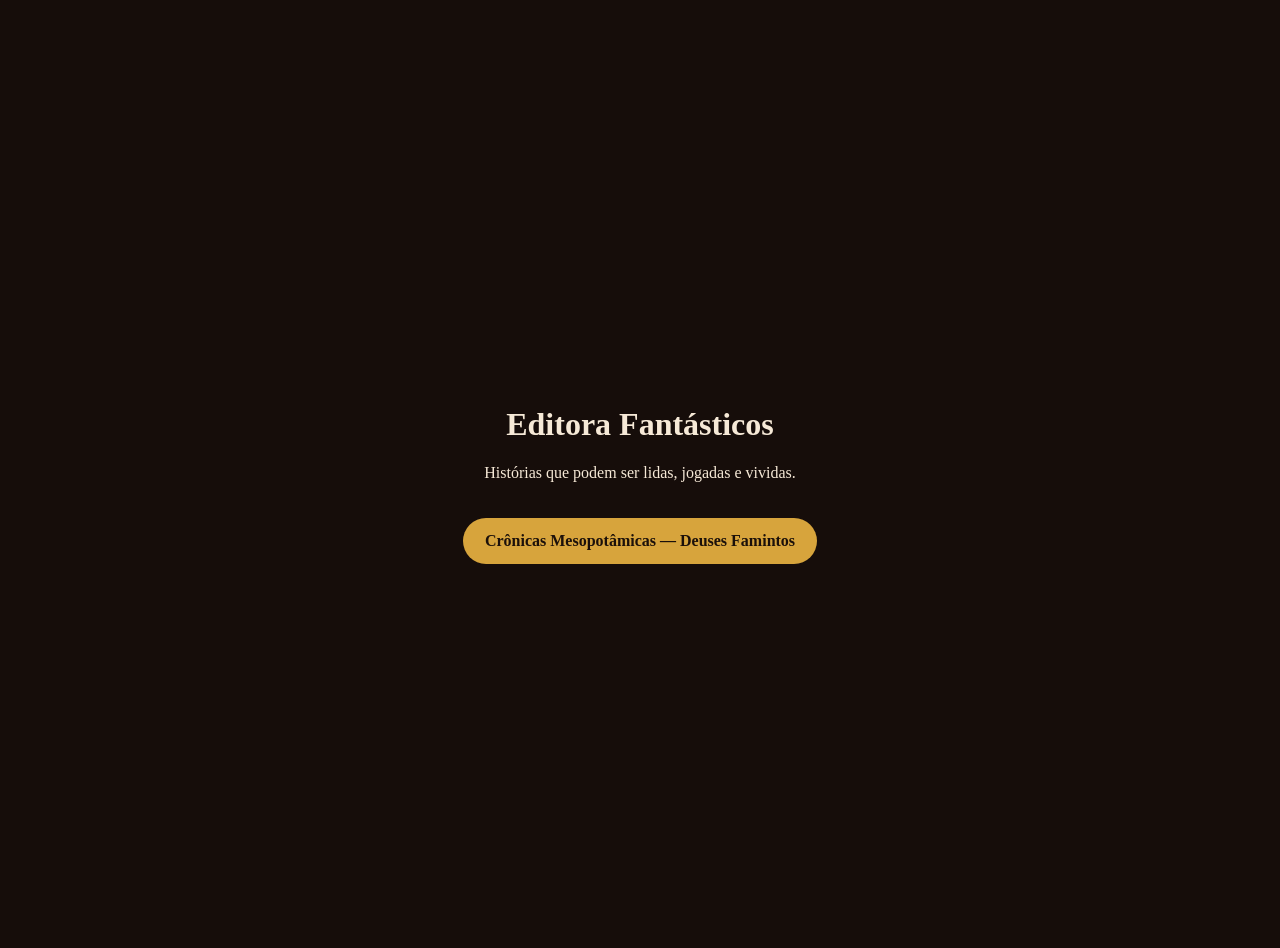
<file: index.html>
<!doctype html>
<html lang="pt-BR">
<head>
  <meta charset="utf-8">
  <meta name="viewport" content="width=device-width,initial-scale=1">
  <title>Livros — Editora Fantásticos</title>
  <meta name="description" content="Páginas oficiais dos livros da Editora Fantásticos.">
  <style>
    body{margin:0;background:#160d0a;color:#f6e9d7;font-family:Georgia,serif;display:grid;min-height:100vh;place-items:center;padding:24px}
    main{max-width:760px;text-align:center}.btn{display:inline-block;margin-top:20px;padding:14px 22px;border-radius:999px;background:#d7a43c;color:#1b100a;text-decoration:none;font-weight:700}
  </style>
</head>
<body>
  <main>
    <h1>Editora Fantásticos</h1>
    <p>Histórias que podem ser lidas, jogadas e vividas.</p>
    <a class="btn" href="./cronicas-mesopotamicas/">Crônicas Mesopotâmicas — Deuses Famintos</a>
  </main>
</body>
</html>
</file>
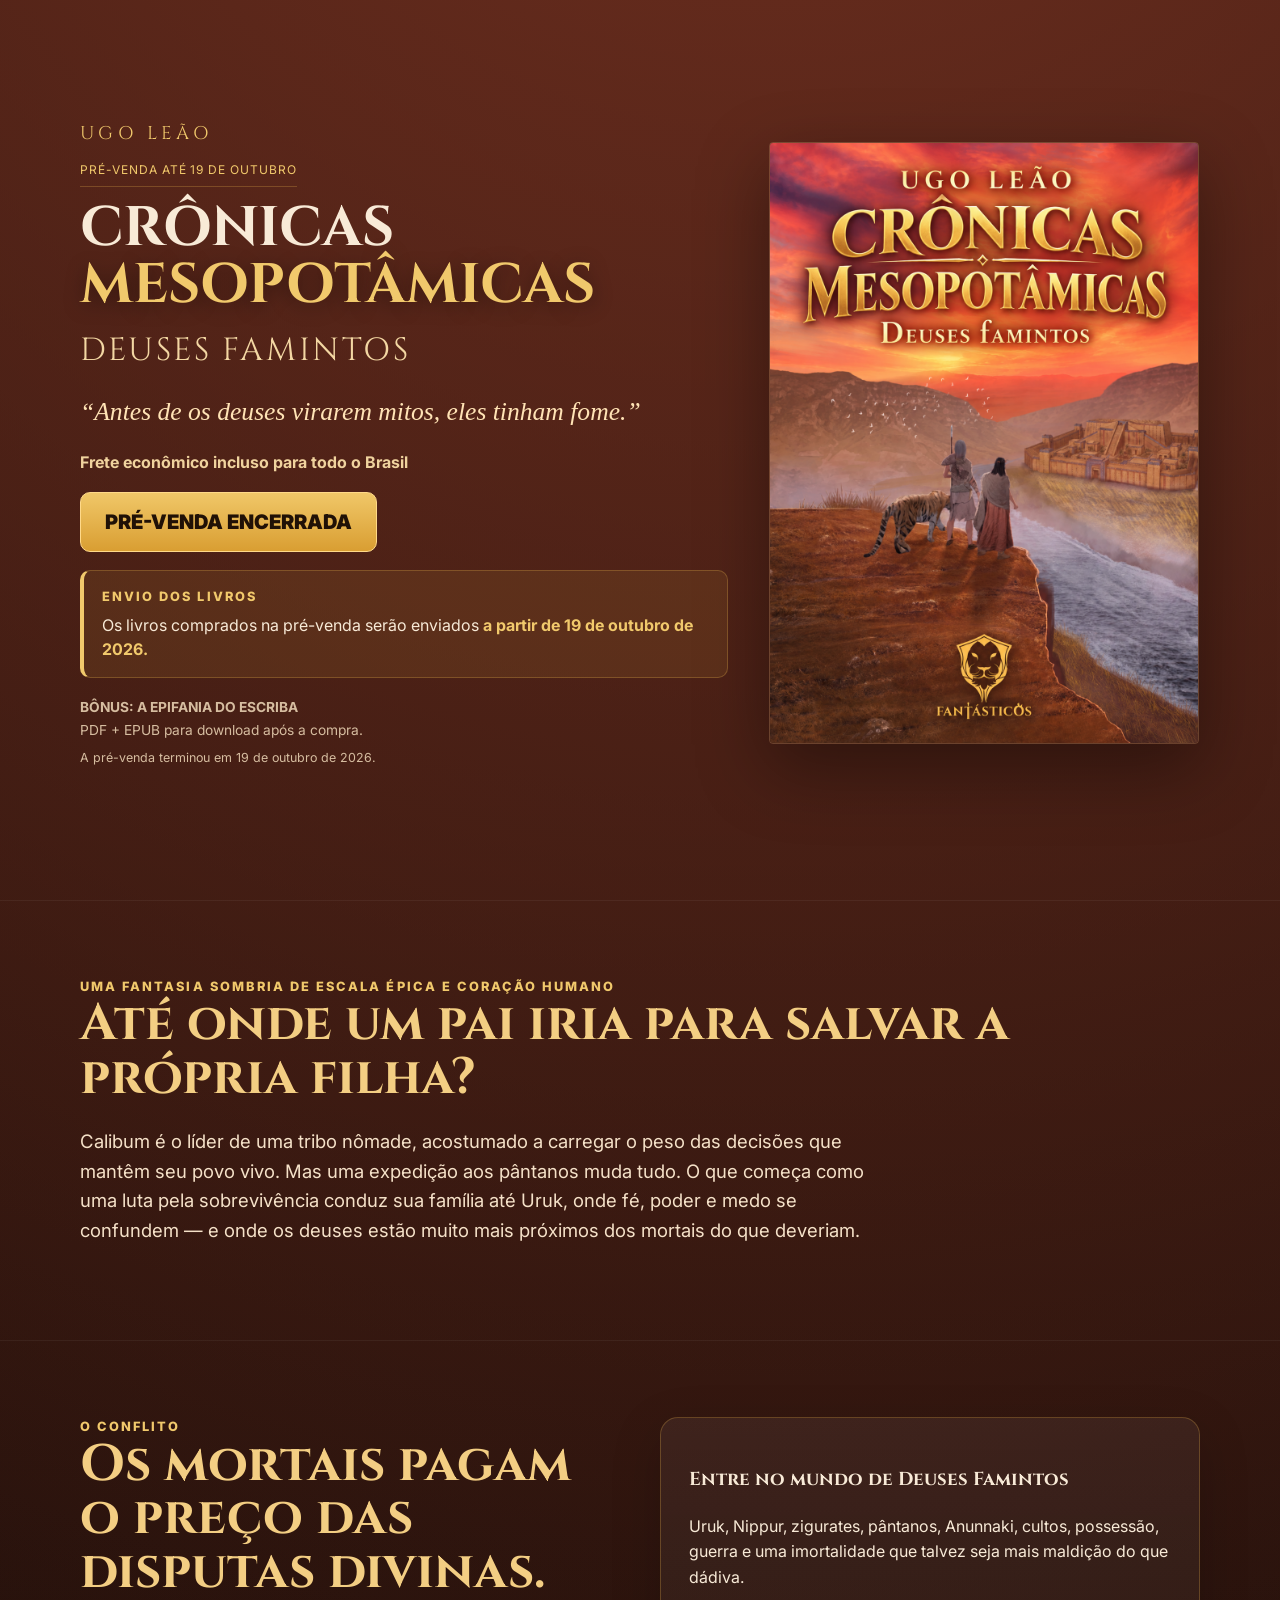
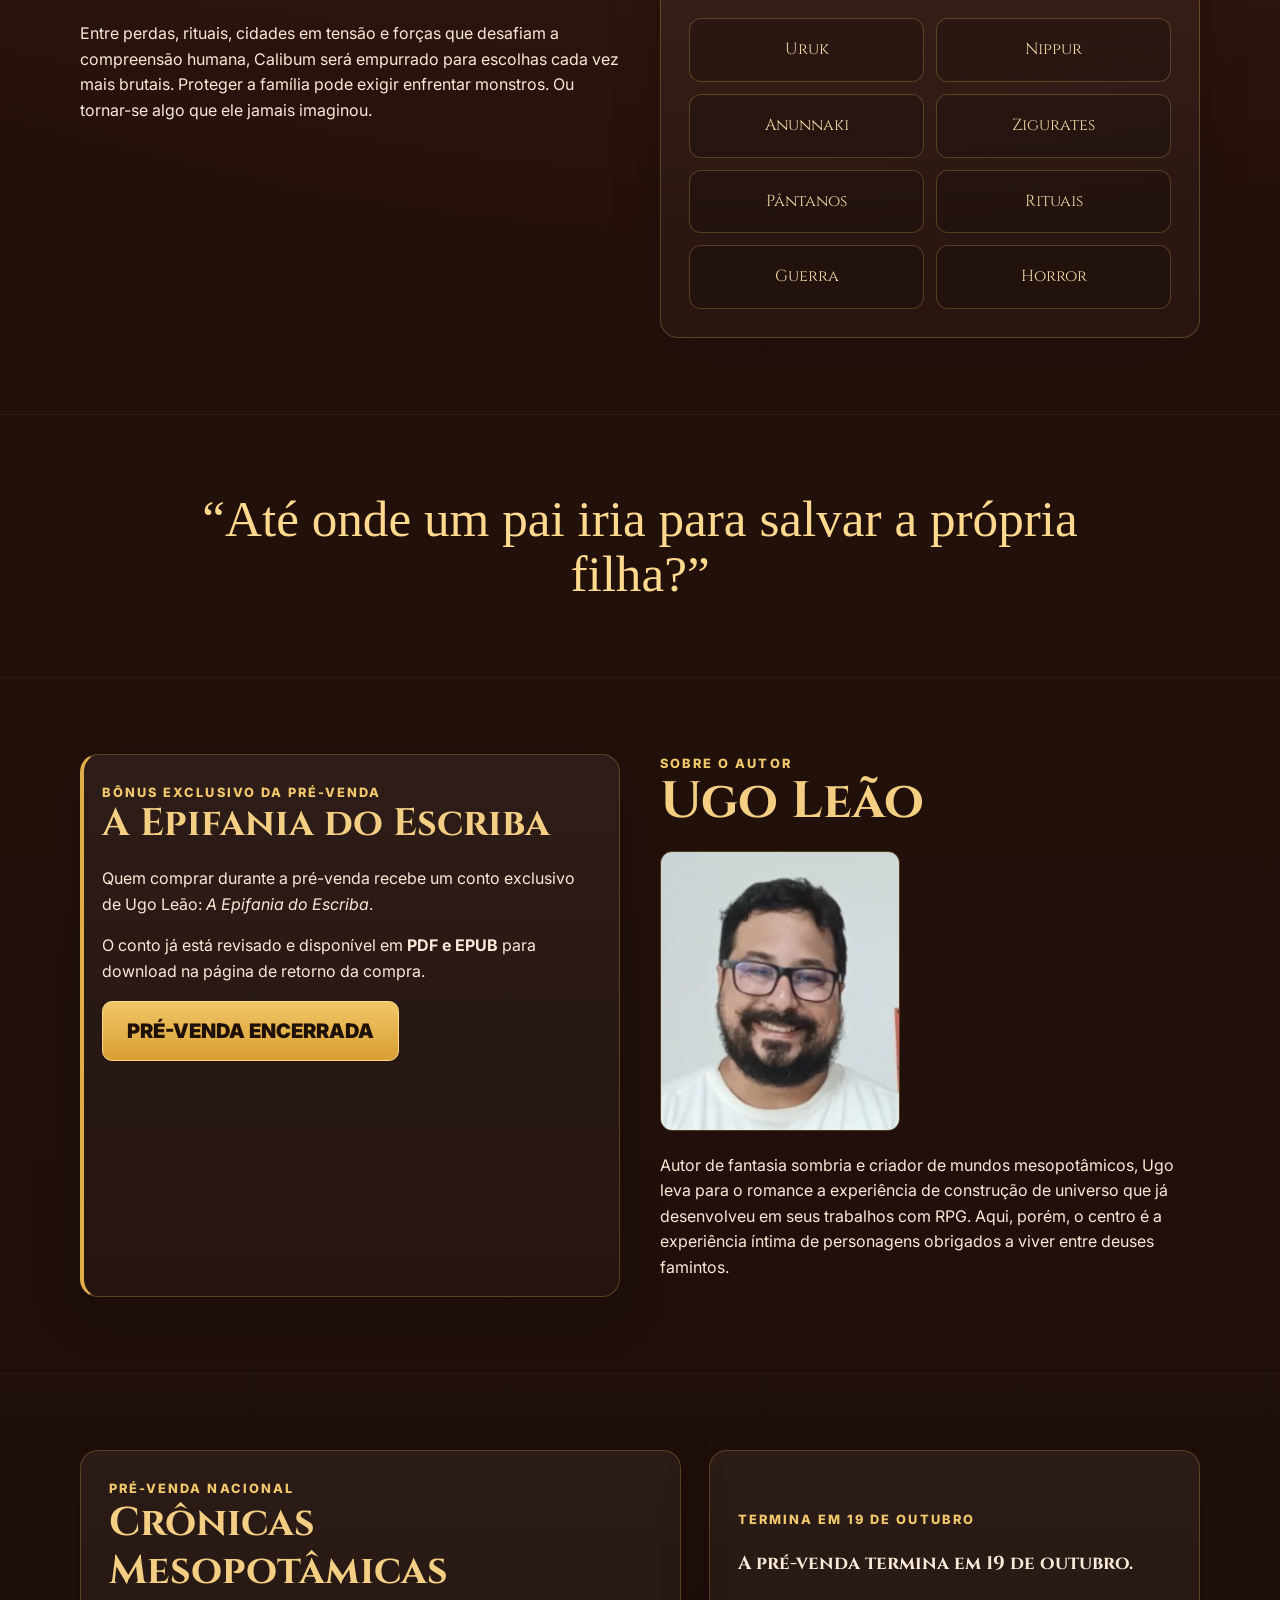
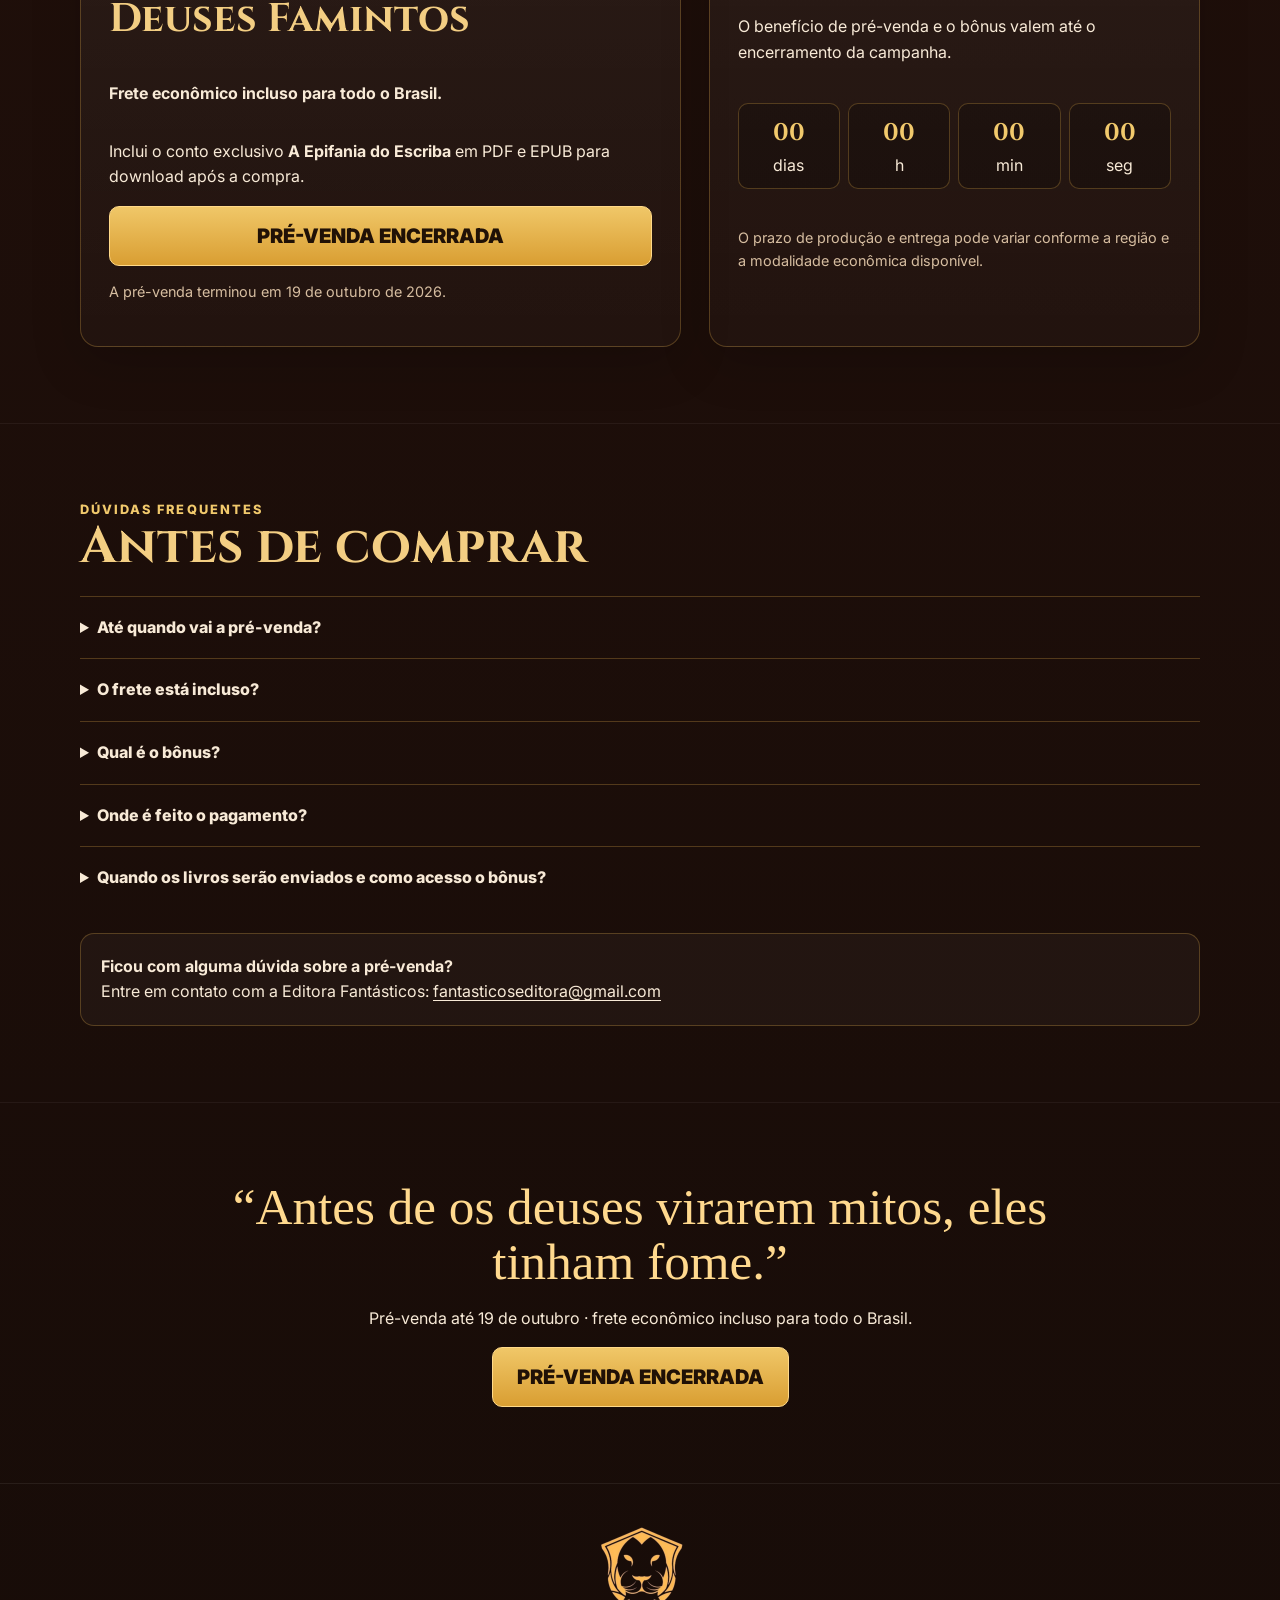
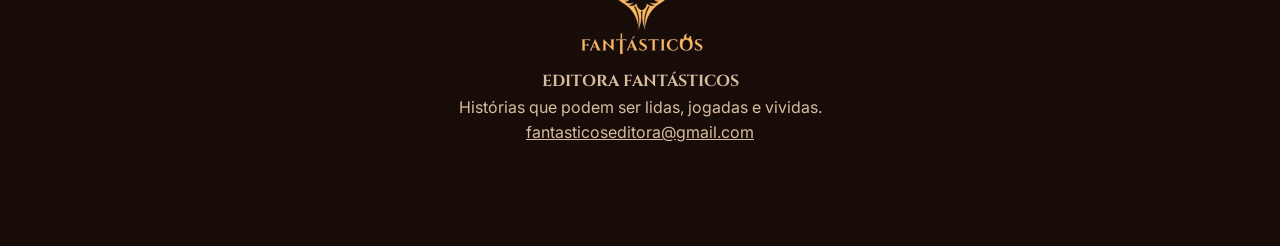
<file: cronicas-mesopotamicas/index.html>
<!doctype html>
<html lang="pt-BR">
<head>
  <meta charset="utf-8">
  <meta name="viewport" content="width=device-width,initial-scale=1">
  <title>Crônicas Mesopotâmicas — Deuses Famintos | Pré-venda</title>
  <meta name="description" content="Pré-venda de Crônicas Mesopotâmicas: Deuses Famintos, de Ugo Leão, com frete econômico incluso para todo o Brasil e conto exclusivo A Epifania do Escriba.">
  <meta property="og:title" content="Crônicas Mesopotâmicas — Deuses Famintos | Pré-venda">
  <meta property="og:description" content="Antes de os deuses virarem mitos, eles tinham fome. Pré-venda até 19 de outubro, com frete econômico incluso e conto exclusivo.">
  <meta property="og:type" content="website">
  <meta property="og:image" content="https://fantasticoseditora.github.io/livros/cronicas-mesopotamicas/referencias-oficiais/capa-aprovada-cronicas-mesopotamicas.png">
  <link rel="canonical" href="https://fantasticoseditora.github.io/livros/cronicas-mesopotamicas/">
  <meta property="og:url" content="https://fantasticoseditora.github.io/livros/cronicas-mesopotamicas/">
  <meta property="og:locale" content="pt_BR">
  <meta property="og:image:alt" content="Capa aprovada de Crônicas Mesopotâmicas — Deuses Famintos, de Ugo Leão">
  <meta name="twitter:card" content="summary_large_image">
  <link rel="icon" type="image/jpeg" href="./referencias-oficiais/logo-fantasticos-original.jpg">
  <link rel="stylesheet" href="./assets/styles.css?v=20261007-7">
</head>
<body>
  <header class="hero">
    <div class="wrap hero-grid">
      <div class="hero-copy">
        <div class="eyebrow author">UGO LEÃO</div>
        <p class="presale">PRÉ-VENDA ATÉ 19 DE OUTUBRO</p>
        <h1>Crônicas <span>Mesopotâmicas</span></h1>
        <p class="series">Deuses Famintos</p>
        <p class="hook">“Antes de os deuses virarem mitos, eles tinham fome.”</p>

      </div>
      <img width="1060" height="1484" fetchpriority="high" decoding="async" class="cover" src="./referencias-oficiais/capa-aprovada-cronicas-mesopotamicas.png" alt="Capa de Crônicas Mesopotâmicas — Deuses Famintos, de Ugo Leão">
      <div class="hero-actions">
        <div class="frete">Frete econômico incluso para todo o Brasil</div>
        <a class="cta" data-buy data-label="GARANTIR MEU EXEMPLAR" href="./dados-de-envio/">GARANTIR MEU EXEMPLAR</a>
        <aside class="shipping-notice" aria-label="Envio dos livros da pré-venda">
          <div class="eyebrow">Envio dos livros</div>
          <p>Os livros comprados na pré-venda serão enviados <strong>a partir de <time datetime="2026-10-19">19 de outubro de 2026</time>.</strong></p>
        </aside>
        <div class="subcta"><strong>BÔNUS: A EPIFANIA DO ESCRIBA</strong><br>PDF + EPUB para download após a compra.</div>
        <p class="hero-status" data-payment-status>Informe os dados de envio e continue para o Mercado Pago.</p>
      </div>
    </div>
  </header>

  <main>
    <section>
      <div class="wrap">
        <div class="eyebrow">Uma fantasia sombria de escala épica e coração humano</div>
        <h2 class="section-title">Até onde um pai iria para salvar a própria filha?</h2>
        <p class="lead">Calibum é o líder de uma tribo nômade, acostumado a carregar o peso das decisões que mantêm seu povo vivo. Mas uma expedição aos pântanos muda tudo. O que começa como uma luta pela sobrevivência conduz sua família até Uruk, onde fé, poder e medo se confundem — e onde os deuses estão muito mais próximos dos mortais do que deveriam.</p>
      </div>
    </section>

    <section>
      <div class="wrap two">
        <div>
          <div class="eyebrow">O conflito</div>
          <h2 class="section-title">Os mortais pagam o preço das disputas divinas.</h2>
          <p>Entre perdas, rituais, cidades em tensão e forças que desafiam a compreensão humana, Calibum será empurrado para escolhas cada vez mais brutais. Proteger a família pode exigir enfrentar monstros. Ou tornar-se algo que ele jamais imaginou.</p>
        </div>
        <div class="card">
          <h3>Entre no mundo de Deuses Famintos</h3>
          <p>Uruk, Nippur, zigurates, pântanos, Anunnaki, cultos, possessão, guerra e uma imortalidade que talvez seja mais maldição do que dádiva.</p>
          <div class="world"><div>Uruk</div><div>Nippur</div><div>Anunnaki</div><div>Zigurates</div><div>Pântanos</div><div>Rituais</div><div>Guerra</div><div>Horror</div></div>
        </div>
      </div>
    </section>

    <section>
      <div class="wrap"><p class="quote">“Até onde um pai iria para salvar a própria filha?”</p></div>
    </section>

    <section>
      <div class="wrap two">
        <div class="card bonus">
          <div class="eyebrow">Bônus exclusivo da pré-venda</div>
          <h2 class="section-title" style="font-size:2.4rem">A Epifania do Escriba</h2>
          <p>Quem comprar durante a pré-venda recebe um conto exclusivo de Ugo Leão: <em>A Epifania do Escriba</em>.</p>
          <p>O conto já está revisado e disponível em <strong>PDF e EPUB</strong> para download na página de retorno da compra.</p>
          <a class="cta" data-buy data-label="GARANTIR MEU EXEMPLAR" href="./dados-de-envio/">GARANTIR MEU EXEMPLAR</a>
        </div>
        <div id="sobre-o-autor" class="author-profile">
          <div class="eyebrow">Sobre o autor</div>
          <h2 class="section-title">Ugo Leão</h2>
          <figure class="author-portrait">
            <img src="./referencias-oficiais/foto-ugo-leao-original.jpg" width="1251" height="1536" alt="Retrato de Ugo Leão, autor de Crônicas Mesopotâmicas — Deuses Famintos" loading="lazy" decoding="async">
          </figure>
          <p>Autor de fantasia sombria e criador de mundos mesopotâmicos, Ugo leva para o romance a experiência de construção de universo que já desenvolveu em seus trabalhos com RPG. Aqui, porém, o centro é a experiência íntima de personagens obrigados a viver entre deuses famintos.</p>
        </div>
      </div>
    </section>

    <section id="pagamento">
      <div class="wrap offer">
        <div class="card">
          <div class="eyebrow">Pré-venda nacional</div>
          <h2 class="section-title offer-title"><span>Crônicas</span> <span>Mesopotâmicas</span> <span>Deuses Famintos</span></h2>
          <p><strong>Frete econômico incluso para todo o Brasil.</strong></p>
          <p>Inclui o conto exclusivo <strong>A Epifania do Escriba</strong> em PDF e EPUB para download após a compra.</p>
          <a class="cta" data-buy data-label="COMPRAR NA PRÉ-VENDA" href="./dados-de-envio/">COMPRAR NA PRÉ-VENDA</a>
          <p class="notice" data-payment-status></p>
        </div>
        <div class="card">
          <div class="eyebrow">Termina em 19 de outubro</div>
          <h3>A pré-venda termina em 19 de outubro.</h3>
          <p>O benefício de pré-venda e o bônus valem até o encerramento da campanha.</p>
          <div class="countdown" aria-label="Contagem regressiva">
            <div class="timebox"><strong data-days>00</strong>dias</div>
            <div class="timebox"><strong data-hours>00</strong>h</div>
            <div class="timebox"><strong data-minutes>00</strong>min</div>
            <div class="timebox"><strong data-seconds>00</strong>seg</div>
          </div>
          <p class="notice">O prazo de produção e entrega pode variar conforme a região e a modalidade econômica disponível.</p>
        </div>
      </div>
    </section>

    <section class="faq">
      <div class="wrap">
        <div class="eyebrow">Dúvidas frequentes</div>
        <h2 class="section-title">Antes de comprar</h2>
        <details><summary>Até quando vai a pré-venda?</summary><p>Até 19 de outubro de 2026.</p></details>
        <details><summary>O frete está incluso?</summary><p>Sim. O frete econômico está incluso para todo o Brasil.</p></details>
        <details><summary>Qual é o bônus?</summary><p>O conto exclusivo <em>A Epifania do Escriba</em>, de Ugo Leão, em PDF e EPUB para download após a compra.</p></details>
        <details><summary>Onde é feito o pagamento?</summary><p>Primeiro, preencha seus dados de contato e o endereço de entrega. Após a confirmação do envio desses dados à editora, continue para o Mercado Pago, que processa o pagamento. Esta página não recebe nem armazena dados de cartão.</p></details>
        <details><summary>Quando os livros serão enviados e como acesso o bônus?</summary><p>Os livros comprados na pré-venda serão enviados <strong>a partir de 19 de outubro de 2026.</strong> O prazo de entrega pode variar conforme a região e a modalidade econômica disponível. O conto já está disponível em PDF e EPUB na página de retorno da compra. Guarde o endereço dessa página para acessar os arquivos.</p></details>
        <div class="contact"><strong>Ficou com alguma dúvida sobre a pré-venda?</strong><br>Entre em contato com a Editora Fantásticos: <a href="mailto:fantasticoseditora@gmail.com">fantasticoseditora@gmail.com</a></div>
      </div>
    </section>

    <section>
      <div class="wrap" style="text-align:center">
        <p class="quote">“Antes de os deuses virarem mitos, eles tinham fome.”</p>
        <p>Pré-venda até 19 de outubro · frete econômico incluso para todo o Brasil.</p>
        <a class="cta" data-buy data-label="GARANTIR MEU EXEMPLAR" href="./dados-de-envio/">GARANTIR MEU EXEMPLAR</a>
      </div>
    </section>
  </main>

  <footer><div class="wrap"><img class="footer-logo" src="./referencias-oficiais/logo-fantasticos-transparente.png" width="128" height="128" alt="Logo integral da Editora Fantásticos" loading="lazy"><strong class="cinzel">EDITORA FANTÁSTICOS</strong><br>Histórias que podem ser lidas, jogadas e vividas.<br><a href="mailto:fantasticoseditora@gmail.com">fantasticoseditora@gmail.com</a></div></footer>
  <div class="sticky"><a class="cta" data-buy data-label="GARANTIR MEU EXEMPLAR" href="./dados-de-envio/">GARANTIR MEU EXEMPLAR</a></div>
  <script src="./assets/app.js?v=20261007-3"></script>
</body>
</html>
</file>
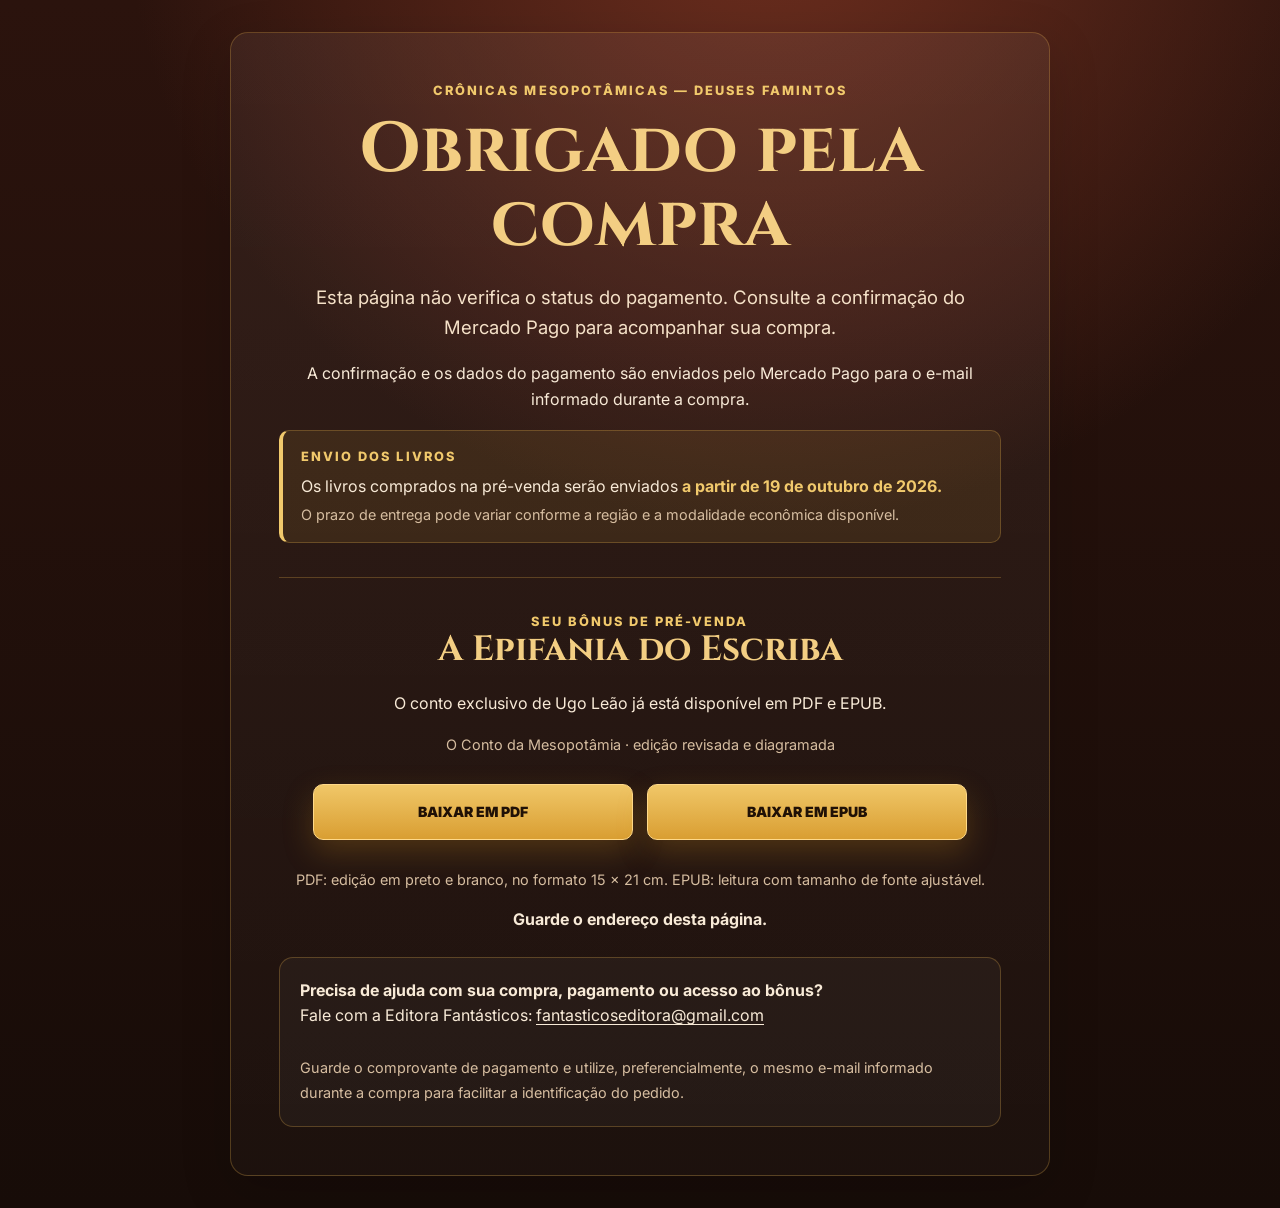
<file: cronicas-mesopotamicas/compra-confirmada/index.html>
<!doctype html>
<html lang="pt-BR">
<head>
  <meta charset="utf-8">
  <meta name="viewport" content="width=device-width,initial-scale=1">
  <meta name="robots" content="noindex,nofollow,noarchive">
  <title>Obrigado pela compra | Crônicas Mesopotâmicas</title>
  <meta name="description" content="Página pós-compra da pré-venda de Crônicas Mesopotâmicas.">
  <link rel="icon" type="image/jpeg" href="../referencias-oficiais/logo-fantasticos-original.jpg">
  <link rel="stylesheet" href="../assets/styles.css?v=20261007-6">
</head>
<body>
  <main style="min-height:100vh;display:grid;place-items:center;padding:32px 0">
    <div class="wrap" style="max-width:820px">
      <div class="card" style="padding:clamp(24px,5vw,48px);text-align:center">
        <div class="eyebrow">Crônicas Mesopotâmicas — Deuses Famintos</div>
        <h1 class="section-title" style="font-size:clamp(2.3rem,7vw,4.4rem);margin-top:12px">Obrigado pela compra</h1>
        <p class="lead" style="margin-left:auto;margin-right:auto">Esta página não verifica o status do pagamento. Consulte a confirmação do Mercado Pago para acompanhar sua compra.</p>
        <p>A confirmação e os dados do pagamento são enviados pelo Mercado Pago para o e-mail informado durante a compra.</p>
        <aside class="shipping-notice" aria-label="Envio dos livros da pré-venda">
          <div class="eyebrow">Envio dos livros</div>
          <p>Os livros comprados na pré-venda serão enviados <strong>a partir de <time datetime="2026-10-19">19 de outubro de 2026</time>.</strong></p>
          <p class="notice">O prazo de entrega pode variar conforme a região e a modalidade econômica disponível.</p>
        </aside>
        <hr style="border:0;border-top:1px solid rgba(224,173,72,.28);margin:34px 0">
        <div class="eyebrow">Seu bônus de pré-venda</div>
        <h2 class="section-title" style="font-size:2.2rem">A Epifania do Escriba</h2>
        <p>O conto exclusivo de Ugo Leão já está disponível em PDF e EPUB.</p>
        <p class="notice">O Conto da Mesopotâmia · edição revisada e diagramada</p>
        <div class="download-actions">
          <a class="cta" href="../bonus/a-epifania-do-escriba.pdf" download="a-epifania-do-escriba.pdf">BAIXAR EM PDF</a>
          <a class="cta" href="../bonus/a-epifania-do-escriba.epub" download="a-epifania-do-escriba.epub">BAIXAR EM EPUB</a>
        </div>
        <p class="notice">PDF: edição em preto e branco, no formato 15 × 21 cm. EPUB: leitura com tamanho de fonte ajustável.</p>
        <p><strong>Guarde o endereço desta página.</strong></p>
        <div class="contact" style="text-align:left"><strong>Precisa de ajuda com sua compra, pagamento ou acesso ao bônus?</strong><br>Fale com a Editora Fantásticos: <a href="mailto:fantasticoseditora@gmail.com">fantasticoseditora@gmail.com</a><br><br><span class="notice">Guarde o comprovante de pagamento e utilize, preferencialmente, o mesmo e-mail informado durante a compra para facilitar a identificação do pedido.</span></div>
      </div>
    </div>
  </main>
</body>
</html>
</file>
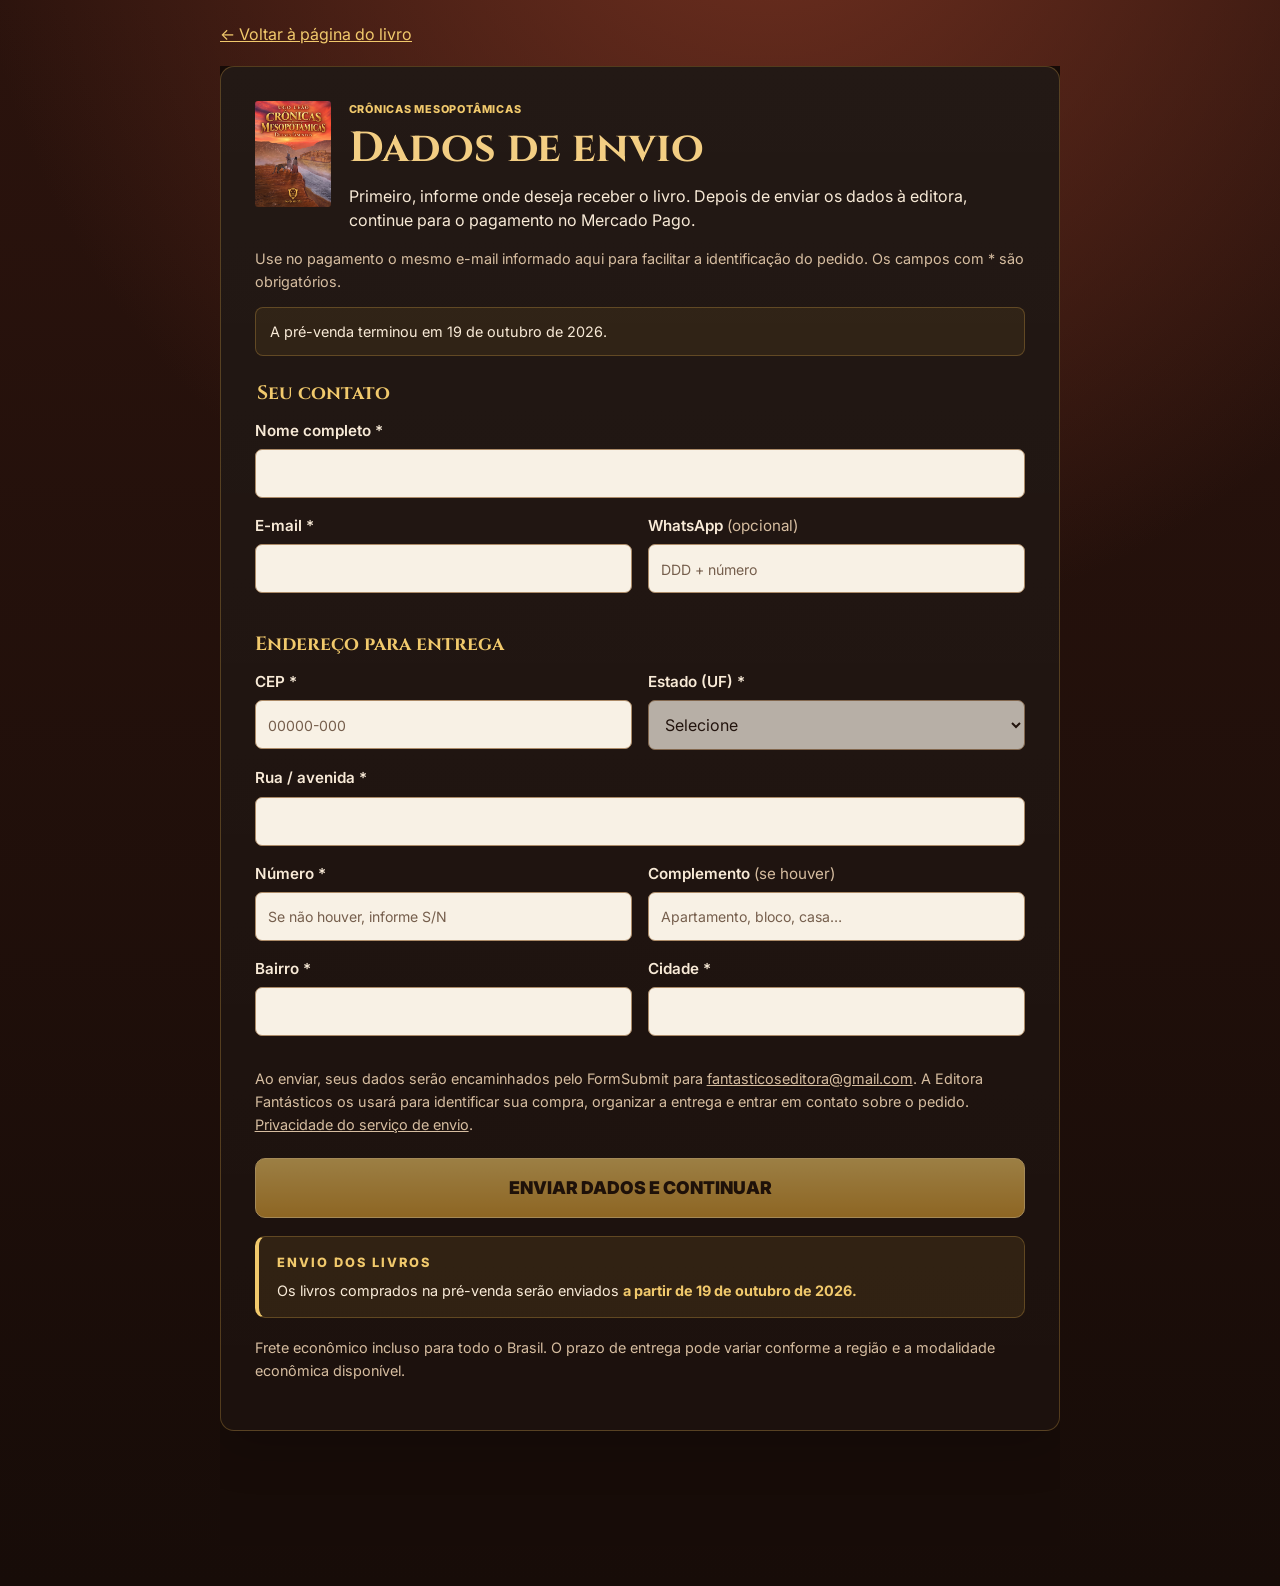
<file: cronicas-mesopotamicas/dados-de-envio/index.html>
<!doctype html>
<html lang="pt-BR">
<head>
  <meta charset="utf-8">
  <meta name="viewport" content="width=device-width,initial-scale=1">
  <meta name="robots" content="noindex,nofollow,noarchive">
  <title>Dados de envio | Crônicas Mesopotâmicas</title>
  <link rel="icon" href="../referencias-oficiais/logo-fantasticos-transparente.png">
  <link rel="stylesheet" href="../assets/styles.css?v=20261007-6">
  <link rel="stylesheet" href="./formulario.css?v=20261007-2">
</head>
<body>
  <main class="registration-shell">
    <div class="wrap registration-wrap">
      <a class="back-link" href="../">← Voltar à página do livro</a>
      <iframe id="registration-frame" title="Formulário de dados para envio do livro" src="./formulario.html?v=20261007-6" width="100%" height="1430"></iframe>
      <noscript><p>Ative o JavaScript para concluir o cadastro e continuar para o pagamento.</p></noscript>
    </div>
  </main>
</body>
</html>
</file>
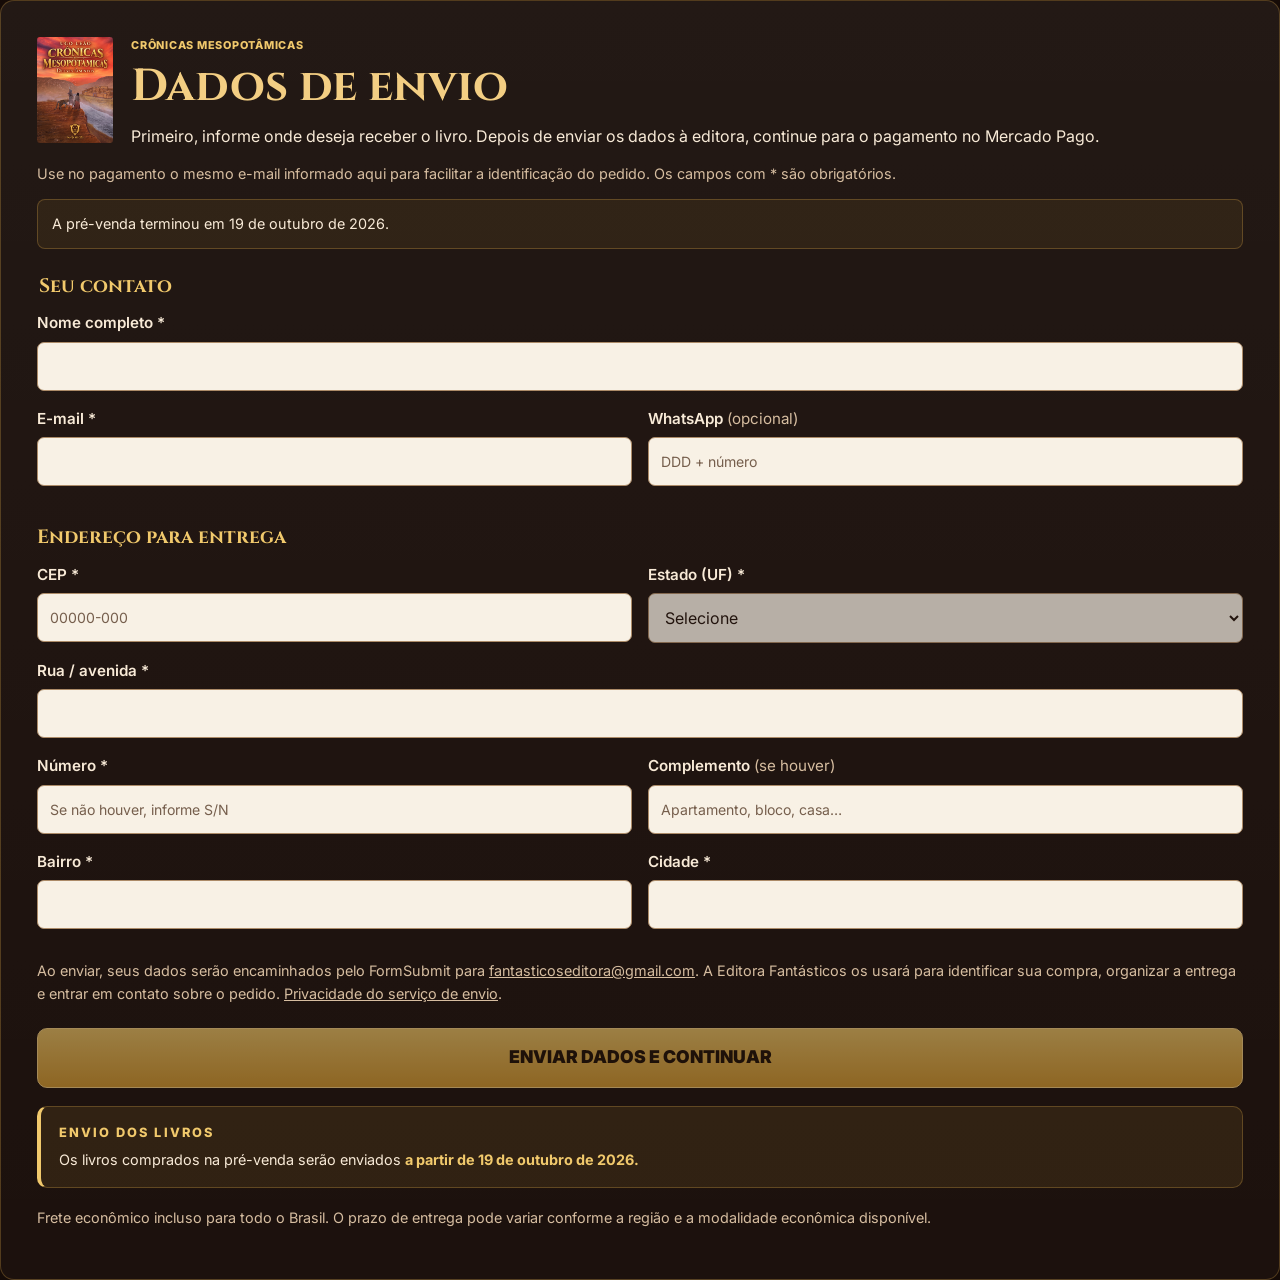
<file: cronicas-mesopotamicas/dados-de-envio/formulario.html>
<!doctype html>
<html lang="pt-BR">
<head>
  <meta charset="utf-8">
  <meta name="viewport" content="width=device-width,initial-scale=1">
  <meta name="robots" content="noindex,nofollow,noarchive">
  <base target="_blank">
  <title>Dados de envio | Crônicas Mesopotâmicas</title>
  <link rel="stylesheet" href="https://fantasticoseditora.github.io/livros/cronicas-mesopotamicas/assets/styles.css?v=20261007-6">
  <link rel="stylesheet" href="https://fantasticoseditora.github.io/livros/cronicas-mesopotamicas/dados-de-envio/formulario.css?v=20261007-2">
</head>
<body class="registration-body">
  <main class="card registration-card">
    <div id="registration-intro" class="registration-heading">
      <img src="https://fantasticoseditora.github.io/livros/cronicas-mesopotamicas/referencias-oficiais/capa-aprovada-cronicas-mesopotamicas.png" width="1060" height="1484" alt="Capa de Crônicas Mesopotâmicas — Deuses Famintos, de Ugo Leão">
      <div><div class="eyebrow">Crônicas Mesopotâmicas</div><h1 class="section-title">Dados de envio</h1><p>Primeiro, informe onde deseja receber o livro. Depois de enviar os dados à editora, continue para o pagamento no Mercado Pago.</p></div>
    </div>
    <p id="registration-instructions" class="notice">Use no pagamento o mesmo e-mail informado aqui para facilitar a identificação do pedido. Os campos com * são obrigatórios.</p>
    <p id="service-status" class="form-message" role="status" aria-live="polite">O cadastro está sendo preparado. Em caso de dúvida, fale com fantasticoseditora@gmail.com.</p>
    <form id="shipping-form">
      <fieldset id="form-fields">
        <legend>Seu contato</legend>
        <label>Nome completo *<input name="nome" autocomplete="name" required minlength="3" maxlength="120"></label>
        <div class="form-grid">
          <label>E-mail *<input name="email" type="email" autocomplete="email" required maxlength="160"></label>
          <label>WhatsApp <span class="optional">(opcional)</span><input name="whatsapp" type="tel" autocomplete="tel" maxlength="20" placeholder="DDD + número"></label>
        </div>
        <h2 class="form-subtitle">Endereço para entrega</h2>
        <div class="form-grid">
          <label>CEP *<input name="cep" inputmode="numeric" autocomplete="postal-code" required pattern="[0-9]{5}-?[0-9]{3}" maxlength="9" placeholder="00000-000" title="Informe os oito números do CEP."></label>
          <label>Estado (UF) *<select name="uf" autocomplete="address-level1" required><option value="">Selecione</option><option>AC</option><option>AL</option><option>AP</option><option>AM</option><option>BA</option><option>CE</option><option>DF</option><option>ES</option><option>GO</option><option>MA</option><option>MT</option><option>MS</option><option>MG</option><option>PA</option><option>PB</option><option>PR</option><option>PE</option><option>PI</option><option>RJ</option><option>RN</option><option>RS</option><option>RO</option><option>RR</option><option>SC</option><option>SP</option><option>SE</option><option>TO</option></select></label>
        </div>
        <label>Rua / avenida *<input name="logradouro" autocomplete="address-line1" required maxlength="160"></label>
        <div class="form-grid">
          <label>Número *<input name="numero" required maxlength="20" placeholder="Se não houver, informe S/N"></label>
          <label>Complemento <span class="optional">(se houver)</span><input name="complemento" autocomplete="address-line2" maxlength="160" placeholder="Apartamento, bloco, casa…"></label>
        </div>
        <div class="form-grid">
          <label>Bairro *<input name="bairro" required maxlength="100"></label>
          <label>Cidade *<input name="cidade" autocomplete="address-level2" required maxlength="100"></label>
        </div>
        <div class="form-trap" aria-hidden="true"><label>Deixe vazio<input name="site" tabindex="-1" autocomplete="off"></label></div>
        <p class="notice">Ao enviar, seus dados serão encaminhados pelo FormSubmit para <a href="mailto:fantasticoseditora@gmail.com">fantasticoseditora@gmail.com</a>. A Editora Fantásticos os usará para identificar sua compra, organizar a entrega e entrar em contato sobre o pedido. <a href="https://formsubmit.co/privacy.pdf" target="_blank" rel="noopener noreferrer">Privacidade do serviço de envio</a>.</p>
        <button id="save-registration" class="cta" type="submit" disabled>ENVIAR DADOS E CONTINUAR</button>
      </fieldset>
    </form>
    <div id="registration-success" hidden tabindex="-1">
      <h2 class="section-title">Dados enviados</h2>
      <p>Os dados de envio foram encaminhados à Editora Fantásticos. Agora conclua a compra no Mercado Pago usando o mesmo e-mail informado no cadastro.</p>
      <p id="registration-code" class="notice"></p>
      <a id="payment-link" class="cta" href="https://mpago.la/2rBm8qQ" target="_blank" rel="noopener noreferrer">CONTINUAR PARA O MERCADO PAGO</a>
      <p class="notice">O pagamento abrirá em outra aba. O envio do endereço não confirma o pagamento; acompanhe a confirmação enviada pelo Mercado Pago.</p>
    </div>
    <aside class="shipping-notice" aria-label="Envio dos livros da pré-venda"><div class="eyebrow">Envio dos livros</div><p>Os livros comprados na pré-venda serão enviados <strong>a partir de <time datetime="2026-10-19">19 de outubro de 2026</time>.</strong></p></aside>
    <p class="notice">Frete econômico incluso para todo o Brasil. O prazo de entrega pode variar conforme a região e a modalidade econômica disponível.</p>
  </main>
  <script src="https://fantasticoseditora.github.io/livros/cronicas-mesopotamicas/dados-de-envio/config.js?v=20261007-6"></script>
  <script src="https://fantasticoseditora.github.io/livros/cronicas-mesopotamicas/dados-de-envio/formulario.js?v=20261007-4"></script>
</body>
</html>
</file>
<file: cronicas-mesopotamicas/assets/styles.css>
@import url('https://fonts.googleapis.com/css2?family=Cinzel:wght@400;600;700;800&family=Inter:wght@400;500;600;700;800&display=swap');
:root{--bg:#170c08;--bg2:#2b130d;--paper:#f4e2c0;--text:#f8ead7;--muted:#d6bda0;--gold:#e0ad48;--gold2:#f1c96c;--rust:#a14325;--line:rgba(224,173,72,.28);--shadow:0 24px 70px rgba(0,0,0,.38)}
*{box-sizing:border-box}html{scroll-behavior:smooth}body{margin:0;background:radial-gradient(circle at 60% -10%,#713020 0,transparent 42%),linear-gradient(180deg,var(--bg2),var(--bg));color:var(--text);font-family:Inter,system-ui,sans-serif;line-height:1.6}a{color:inherit}.wrap{width:min(1120px,calc(100% - 32px));margin:auto}.cinzel,h1,h2,h3{font-family:Cinzel,Georgia,serif}.eyebrow{letter-spacing:.16em;text-transform:uppercase;color:var(--gold2);font-weight:800;font-size:.8rem}.hero{min-height:92vh;display:flex;align-items:center;padding:56px 0 72px}.hero-grid{display:grid;grid-template-columns:1.05fr .75fr;gap:56px;align-items:center}.hero h1{font-size:clamp(2.5rem,6vw,5.2rem);line-height:.92;margin:.35rem 0 .65rem;text-transform:uppercase;text-wrap:balance}.hero h1 span{display:block;color:var(--gold2);text-shadow:0 4px 20px rgba(0,0,0,.4)}.series{font-family:Cinzel,serif;font-size:clamp(1.25rem,2.5vw,2rem);color:#f3d7a3;margin:0 0 1rem}.hook{font-family:Georgia,serif;font-size:clamp(1.25rem,2.3vw,1.8rem);font-style:italic;max-width:680px;color:#ffe3b5}.meta-row{display:flex;flex-wrap:wrap;gap:10px;margin:24px 0 18px}.pill{border:1px solid var(--line);background:rgba(255,255,255,.04);padding:8px 12px;border-radius:999px;font-size:.92rem}.price{font-family:Cinzel,serif;font-size:clamp(2.1rem,5vw,3.8rem);font-weight:800;color:var(--gold2);margin:.3rem 0 0}.frete{font-weight:700;color:#f0d39e;margin:.1rem 0 1rem}.cta{display:inline-flex;align-items:center;justify-content:center;gap:10px;padding:16px 24px;border-radius:10px;background:linear-gradient(180deg,#f0c768,#d99e32);color:#201106;text-decoration:none;font-weight:900;border:1px solid #ffd989;box-shadow:0 12px 30px rgba(209,145,31,.25);transition:.2s transform,.2s filter}.cta:hover{transform:translateY(-2px);filter:brightness(1.06)}.cta[aria-disabled="true"]{opacity:.55;pointer-events:none;filter:grayscale(.15)}.subcta{font-size:.86rem;color:var(--muted);margin-top:10px}.cover{width:100%;max-width:430px;justify-self:center;border-radius:4px;box-shadow:var(--shadow);border:1px solid rgba(255,220,153,.18)}section{padding:76px 0;border-top:1px solid rgba(255,255,255,.05)}.section-title{font-size:clamp(2rem,4vw,3.4rem);line-height:1.05;margin:0 0 22px;color:#f3ce83}.lead{font-size:1.16rem;color:#f5e1c8;max-width:820px}.two{display:grid;grid-template-columns:1fr 1fr;gap:40px}.card{background:linear-gradient(180deg,rgba(255,255,255,.055),rgba(255,255,255,.025));border:1px solid var(--line);border-radius:18px;padding:28px;box-shadow:0 16px 50px rgba(0,0,0,.17)}.quote{font-family:Georgia,serif;font-size:clamp(1.9rem,4vw,3.5rem);line-height:1.08;text-align:center;max-width:900px;margin:0 auto;color:#ffd98e}.world{display:grid;grid-template-columns:repeat(4,1fr);gap:12px;margin-top:28px}.world div{padding:18px 14px;border:1px solid var(--line);border-radius:12px;text-align:center;background:rgba(0,0,0,.18);font-family:Cinzel,serif;color:#f2d6a4}.offer{display:grid;grid-template-columns:1.1fr .9fr;gap:28px;align-items:stretch}.offer .card{display:flex;flex-direction:column;justify-content:center}.offer-price{font-family:Cinzel,serif;font-size:3.4rem;color:var(--gold2);font-weight:800;margin:.2rem 0}.bonus{border-left:4px solid var(--gold);padding-left:18px}.countdown{display:flex;gap:12px;flex-wrap:wrap;margin:22px 0}.timebox{min-width:76px;padding:12px;border:1px solid var(--line);border-radius:10px;background:rgba(0,0,0,.2);text-align:center}.timebox strong{display:block;font-family:Cinzel,serif;font-size:1.5rem;color:var(--gold2)}.faq details{border-top:1px solid var(--line);padding:18px 0}.faq summary{cursor:pointer;font-weight:800}.contact{margin-top:24px;padding:20px;border:1px solid var(--line);border-radius:14px;background:rgba(255,255,255,.035)}footer{padding:42px 0 100px;border-top:1px solid rgba(255,255,255,.07);color:var(--muted);text-align:center}.sticky{display:none;position:fixed;left:12px;right:12px;bottom:12px;z-index:40}.sticky .cta{width:100%;box-shadow:0 10px 40px rgba(0,0,0,.45)}.notice{font-size:.9rem;color:var(--muted)}@media(max-width:820px){.hero{padding-top:32px}.hero-grid,.two,.offer{grid-template-columns:1fr}.hero-grid{gap:28px}.hero-copy{order:1}.cover{order:2;max-width:330px}.world{grid-template-columns:1fr 1fr}.sticky{display:block}footer{padding-bottom:110px}.hero h1{font-size:clamp(2.35rem,12vw,4rem)}}@media(max-width:430px){.wrap{width:min(100% - 22px,1120px)}.world{grid-template-columns:1fr}.cta{width:100%;padding:15px 16px}.meta-row{gap:7px}.pill{font-size:.8rem}.hero{min-height:auto}.cover{max-width:290px}}
/* Refinamentos de leitura, estados de compra e primeira tela. */
.hero h1{font-size:clamp(2rem,4.35vw,4rem);line-height:1.02}
.hero-grid{grid-template-columns:minmax(0,1.2fr) minmax(0,.8fr);gap:40px}
.hero{min-height:100svh;padding:30px 0 44px}
.hero-copy{min-width:0}
.author{font-family:Cinzel,Georgia,serif;font-weight:400;font-size:1.15rem;letter-spacing:.24em}
.presale{display:inline-block;color:var(--gold2);font-size:.75rem;letter-spacing:.08em;border-bottom:1px solid var(--line);padding-bottom:7px;margin:12px 0 8px}
.series{font-weight:400;letter-spacing:.08em;text-transform:uppercase}
.hook{margin:16px 0;font-size:clamp(1.2rem,2vw,1.7rem)}
.hero-status{font-size:.78rem;color:var(--muted);margin:7px 0 0}
.cta{font-size:.88rem;max-width:100%;text-align:center;min-height:52px}
.cta[aria-disabled="true"]{opacity:1;filter:none;cursor:default;pointer-events:auto;box-shadow:none}
.cta[aria-disabled="true"]:hover{transform:none;filter:none}
.cover{height:auto;display:block}
.footer-logo{display:block;width:128px;max-width:100%;height:auto;margin:0 auto 14px;object-fit:contain;border-radius:0;background:transparent}
.contact a{overflow-wrap:anywhere;text-underline-offset:3px}
.card{min-width:0}
.section-title{overflow-wrap:normal;word-break:normal;hyphens:none}
.world{grid-template-columns:repeat(2,minmax(0,1fr))}
.timebox{min-width:0;flex:1;padding:10px 8px}
.countdown{gap:8px;flex-wrap:nowrap}
.faq summary:focus-visible,a:focus-visible{outline:3px solid var(--gold2);outline-offset:5px}
.sticky{background:var(--bg);padding:6px;left:0;right:0;bottom:0;padding-bottom:max(6px,env(safe-area-inset-bottom));border-top:1px solid var(--line)}
@media(max-width:820px){
 .hero-grid,.two,.offer{grid-template-columns:minmax(0,1fr)}
 .hero h1{font-size:clamp(1.65rem,7.3vw,3.7rem)}
 .hero{min-height:auto;padding:22px 0 40px}
 .hero-grid{gap:30px}
 .hero-copy{order:1}
 .cover{order:2;max-width:300px}
 .author{font-size:1rem}
 .presale{margin:8px 0;font-size:.7rem}
 .series{font-size:1.15rem;margin-bottom:10px}
 .hook{font-size:1.18rem;line-height:1.4;margin:12px 0}
 .price{font-size:2.55rem;line-height:1.3}
 .frete{font-size:.84rem;line-height:1.4;margin:4px 0 12px;text-transform:uppercase}
 .subcta{font-size:.76rem;line-height:1.5;margin-top:10px}
 .card{padding:22px}
 section{padding:48px 0}
 .sticky{display:block}
 .world{grid-template-columns:repeat(2,minmax(0,1fr))}
}
@media(max-width:430px){
 .wrap{width:calc(100% - 32px)}
 .cta{font-size:.76rem;letter-spacing:0;padding:13px 10px}
 .cover{max-width:260px}
 .offer-price{font-size:2.8rem}
}
@media(prefers-reduced-motion:reduce){html{scroll-behavior:auto}.cta{transition:none}}
h1,h2,h3{font-weight:700}

.download-actions{display:flex;flex-wrap:wrap;justify-content:center;gap:14px;margin:28px 0}.download-actions .cta{flex:1 1 210px;max-width:320px;min-height:52px}

/* Botões de compra com leitura ampliada; preço exibido no checkout. */
.cta[data-buy]{font-size:1.25rem;line-height:1.3;min-height:60px}
@media(max-width:820px){.cta[data-buy]{font-size:1.125rem}}

.shipping-notice{margin:18px 0;padding:16px 18px;border:1px solid var(--line);border-left:4px solid var(--gold2);border-radius:10px;background:rgba(224,173,72,.1);text-align:left}
.shipping-notice p{margin:6px 0 0;font-size:1rem;line-height:1.5}
.shipping-notice strong{color:var(--gold2)}
.shipping-notice .notice{font-size:.9rem}

.offer-title{font-size:clamp(1.125rem,5.2vw,2.5rem);line-height:1.2}
.offer-title span{display:block;white-space:nowrap}

/* A capa aparece antes da oferta no mobile; aviso de envio após o botão. */
.hero-grid{row-gap:0}
.hero-copy{grid-column:1;grid-row:1}
.hero-actions{grid-column:1;grid-row:2;min-width:0}
.hero-grid>.cover{grid-column:2;grid-row:1 / span 2}
@media(max-width:820px){
 .hero{padding-top:18px}
 .hero-grid{row-gap:12px}
 .hero-copy{grid-column:1;grid-row:1;order:initial}
 .hero-grid>.cover{grid-column:1;grid-row:2;order:initial;width:clamp(150px,44vw,200px);max-width:100%;margin:0 auto}
 .hero-actions{grid-column:1;grid-row:3}
 .hero-copy .hook{margin-bottom:0}
 .hero-actions .shipping-notice{margin:14px 0;padding:12px 14px}
 .hero-actions .shipping-notice p{font-size:.9rem}
}

/* Foto original do autor: enquadramento apenas por CSS, sem tratamento. */
.author-portrait{position:relative;overflow:hidden;width:min(240px,100%);aspect-ratio:6 / 7;margin:0 0 22px;border:1px solid var(--line);border-radius:12px;background:transparent}
.author-portrait img{position:absolute;display:block;width:150%;max-width:none;height:auto;left:50%;top:50%;transform:translate(-52%,-42%)}
@media(max-width:820px){.author-portrait{margin-left:auto;margin-right:auto}}
</file>
<file: cronicas-mesopotamicas/dados-de-envio/formulario.css>
.registration-shell{padding:22px 0 40px;min-height:100svh}.registration-wrap{max-width:840px}.back-link{display:inline-block;margin-bottom:18px;color:var(--gold2)}#registration-frame{display:block;border:0;width:100%;background:transparent;height:1480px}.registration-body{background:var(--bg);padding:0;margin:0}.registration-card{padding:clamp(18px,4vw,36px);border-radius:14px}.registration-heading{display:grid;grid-template-columns:76px minmax(0,1fr);gap:18px;align-items:start}.registration-heading img{display:block;width:76px;height:auto;border-radius:3px}.registration-heading h1{font-size:clamp(1.7rem,5vw,2.8rem);margin:8px 0 12px;line-height:1.1}.registration-heading p{margin:0;font-size:1rem;line-height:1.5}.registration-heading .eyebrow{font-size:.68rem;letter-spacing:.07em}.form-grid{display:grid;grid-template-columns:1fr 1fr;gap:16px}fieldset{border:0;padding:0;margin:22px 0 0;min-width:0}legend,.form-subtitle{font-family:Cinzel,Georgia,serif;font-size:1.2rem;font-weight:700;color:var(--gold2);margin:20px 0 10px}.registration-card label{display:block;font-weight:600;font-size:.95rem;margin:0 0 16px}.registration-card input,.registration-card select{display:block;width:100%;min-width:0;margin-top:6px;padding:13px 12px;min-height:49px;border:1px solid #ac8b68;border-radius:7px;background:#f8f1e5;color:#24140d;font-family:Inter,system-ui,sans-serif;font-size:1rem;line-height:1.3}.registration-card input:focus,.registration-card select:focus{outline:3px solid var(--gold2);outline-offset:3px}.registration-card input::placeholder{color:#765f4d;font-size:.88rem}.optional{font-weight:400;color:var(--muted)}.registration-card .cta{width:100%;font-size:1.1rem;line-height:1.3;min-height:60px;margin:8px 0 0;cursor:pointer;font-family:Inter,system-ui,sans-serif}.registration-card .cta:disabled{opacity:.6;cursor:default;transform:none;box-shadow:none}.form-message{padding:12px 14px;border:1px solid var(--line);border-radius:8px;background:rgba(224,173,72,.08);font-size:.9rem}.form-message.error{border-color:#e3a0a0;color:#ffe0d4}.form-trap{position:absolute;width:1px;height:1px;overflow:hidden;clip-path:inset(50%)}[hidden]{display:none!important}.registration-card .notice a{overflow-wrap:anywhere}.registration-card .shipping-notice p{font-size:.9rem}#registration-success{margin-top:28px}#registration-success h2{font-size:1.9rem}@media(max-width:600px){.form-grid{grid-template-columns:minmax(0,1fr);gap:0}.registration-heading{grid-template-columns:58px minmax(0,1fr);gap:12px}.registration-heading img{width:58px}.registration-card{padding:18px}.registration-shell .wrap{width:calc(100% - 20px)}#registration-frame{height:2200px}}
</file>
